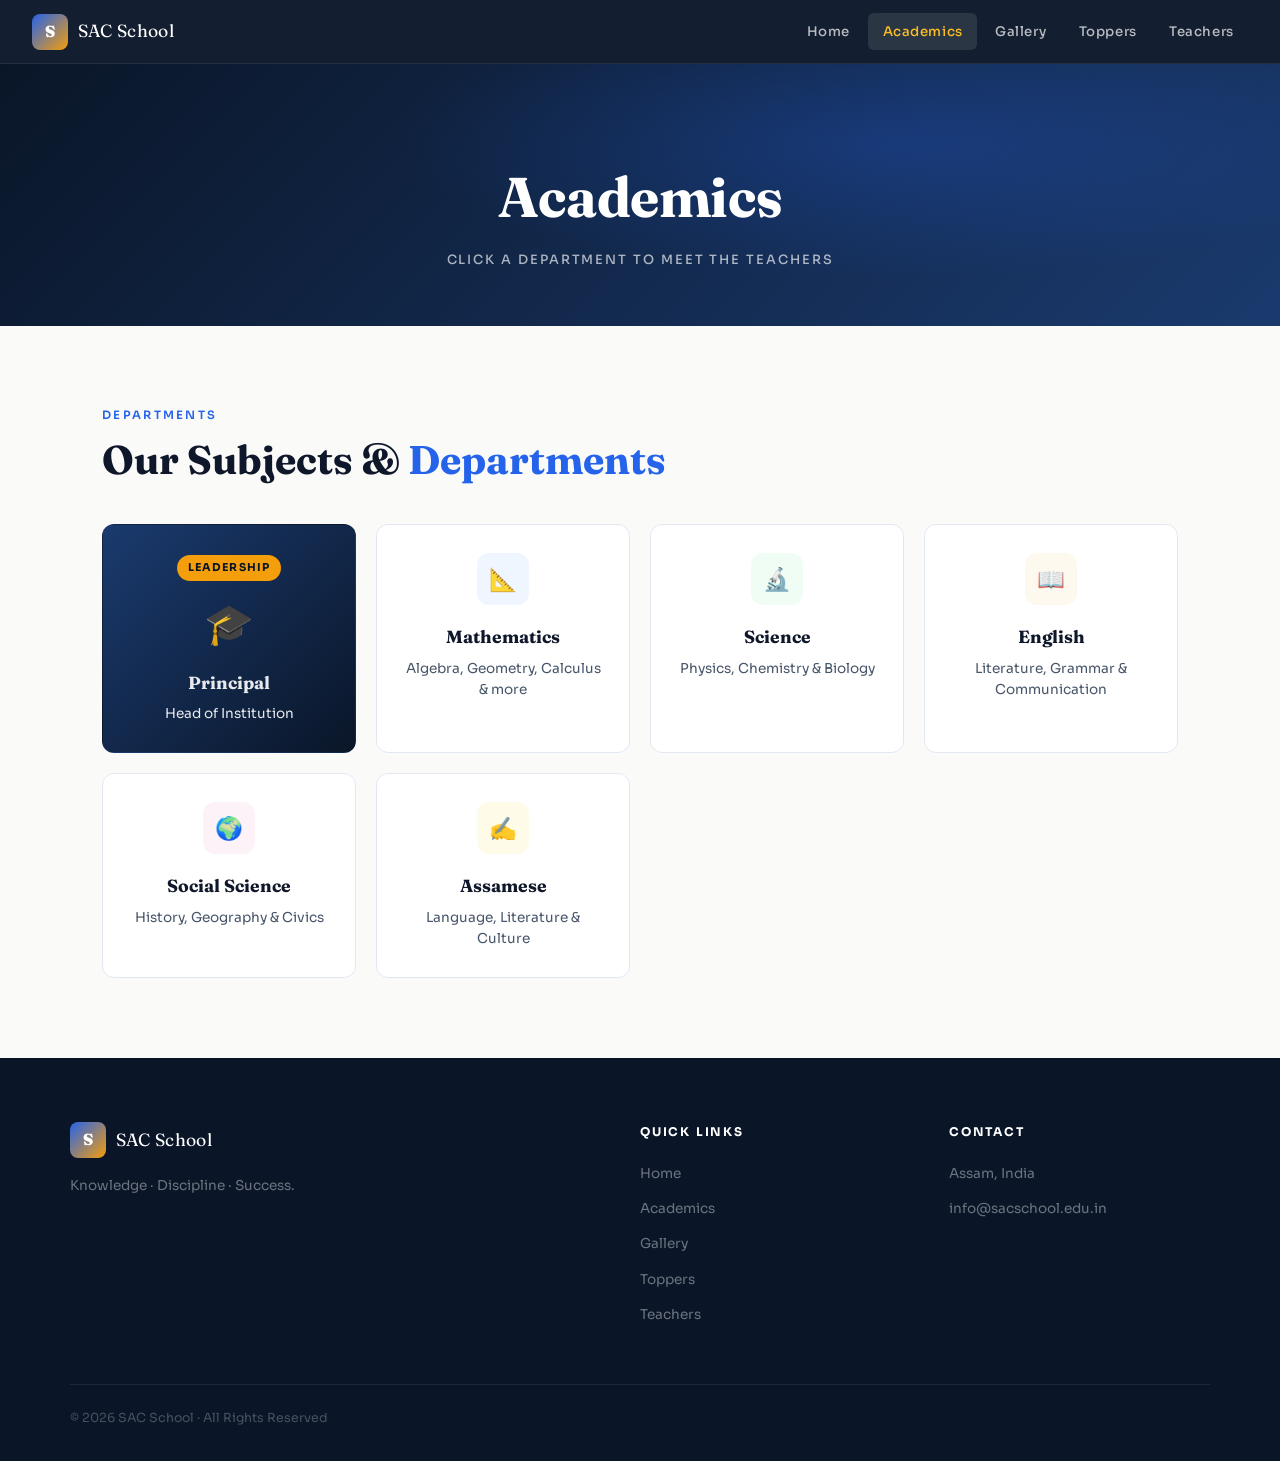
<file: academics.html>
<!DOCTYPE html>
<html lang="en">
<head>
  <meta charset="UTF-8">
  <meta name="viewport" content="width=device-width, initial-scale=1.0">
  <title>Academics — SAC School</title>
  <link rel="stylesheet" href="style.css">
</head>
<body>

<!-- NAVBAR -->
<nav class="navbar" id="navbar">
  <a href="index.html" class="logo">
    <div class="logo-mark">S</div>
    <span>SAC School</span>
  </a>
  <div class="nav-links" id="navLinks">
    <a href="index.html">Home</a>
    <a href="academics.html" class="active">Academics</a>
    <a href="gallery.html">Gallery</a>
    <a href="toppers.html">Toppers</a>
    <a href="teachers.html">Teachers</a>
  </div>
  <button class="menu-btn" id="menuBtn" aria-label="Toggle menu">
    <span></span><span></span><span></span>
  </button>
</nav>

<!-- PAGE HEADER -->
<div class="page-header" style="margin-top:64px;">
  <h1>Academics</h1>
  <p>Click a department to meet the teachers</p>
</div>

<!-- DEPARTMENTS -->
<section>
  <span class="section-label">Departments</span>
  <h2 class="section-title">Our Subjects &amp; <em>Departments</em></h2>

  <div class="cards-grid">

    <div class="card principal-card" onclick="showTeacher('principal')">
      <div class="badge">Leadership</div>
      <div style="font-size:2.5rem;margin-bottom:.75rem;">🎓</div>
      <h3>Principal</h3>
      <p>Head of Institution</p>
    </div>

    <div class="card" onclick="showTeacher('math')">
      <div class="card-icon" style="background:#eff6ff;">📐</div>
      <h3>Mathematics</h3>
      <p>Algebra, Geometry, Calculus &amp; more</p>
    </div>

    <div class="card" onclick="showTeacher('science')">
      <div class="card-icon" style="background:#f0fdf4;">🔬</div>
      <h3>Science</h3>
      <p>Physics, Chemistry &amp; Biology</p>
    </div>

    <div class="card" onclick="showTeacher('english')">
      <div class="card-icon" style="background:#fef9ee;">📖</div>
      <h3>English</h3>
      <p>Literature, Grammar &amp; Communication</p>
    </div>

    <div class="card" onclick="showTeacher('social')">
      <div class="card-icon" style="background:#fdf2f8;">🌍</div>
      <h3>Social Science</h3>
      <p>History, Geography &amp; Civics</p>
    </div>

    <div class="card" onclick="showTeacher('assamese')">
      <div class="card-icon" style="background:#fefce8;">✍️</div>
      <h3>Assamese</h3>
      <p>Language, Literature &amp; Culture</p>
    </div>

  </div>
</section>

<!-- TEACHER POPUP -->
<div id="teacherPopup" onclick="outsideClick(event)">
  <div class="popup-box">
    <button class="close-btn" onclick="closeTeacher()">✕</button>
    <h3 id="teacherSubject"></h3>
    <div id="teachersList"></div>
  </div>
</div>

<!-- FOOTER -->
<footer>
  <div class="footer-grid">
    <div class="footer-brand">
      <a href="index.html" class="logo"><div class="logo-mark">S</div><span>SAC School</span></a>
      <p style="margin-top:.75rem;">Knowledge · Discipline · Success.</p>
    </div>
    <div class="footer-col">
      <h4>Quick Links</h4>
      <ul>
        <li><a href="index.html">Home</a></li>
        <li><a href="academics.html">Academics</a></li>
        <li><a href="gallery.html">Gallery</a></li>
        <li><a href="toppers.html">Toppers</a></li>
        <li><a href="teachers.html">Teachers</a></li>
      </ul>
    </div>
    <div class="footer-col">
      <h4>Contact</h4>
      <ul>
        <li><a href="#">Assam, India</a></li>
        <li><a href="#">info@sacschool.edu.in</a></li>
      </ul>
    </div>
  </div>
  <div class="footer-bottom">
    <span>© 2026 SAC School · All Rights Reserved</span>
  </div>
</footer>

<script>
  // Navbar
  window.addEventListener('scroll', () => {
    document.getElementById('navbar').classList.toggle('scrolled', window.scrollY > 20);
  });
  const menuBtn = document.getElementById('menuBtn');
  const navLinks = document.getElementById('navLinks');
  menuBtn.addEventListener('click', () => {
    navLinks.classList.toggle('open');
    const spans = menuBtn.querySelectorAll('span');
    const isOpen = navLinks.classList.contains('open');
    spans[0].style.transform = isOpen ? 'rotate(45deg) translate(5px,5px)' : '';
    spans[1].style.opacity = isOpen ? '0' : '1';
    spans[2].style.transform = isOpen ? 'rotate(-45deg) translate(5px,-5px)' : '';
  });

  // Teacher data
  const teacherData = {
    principal: {
      title: '🎓 Principal',
      teachers: [{ name: 'Principal', subject: 'Head of Institution', img: 'images/principal.jpg' }]
    },
    math: {
      title: '📐 Mathematics Department',
      teachers: [{ name: 'M Hussain,', subject: 'Mathematics · BSc, BEd · 10 yrs exp.', img: 'images/m hussain.jpg' }]
    },
    science: {
      title: '🔬 Science Department',
      teachers: [{ name: 'S Islam', subject: 'Science', img: 'images/s islam.jpg' }]
    },
    english: {
      title: '📖 English Department',
      teachers: [{ name: 'R Ali', subject: 'English', img: 'images/english1.jpg' }]
    },
    social: {
      title: '🌍 Social Science Department',
      teachers: [{ name: 'J Ali', subject: 'Social Science', img: 'images/s science.jpg' }]
    },
    assamese: {
      title: '✍️ Assamese Department',
      teachers: [{ name: 'R Khatun', subject: 'Assamese', img: 'images/assamese.jpg' }]
    }
  };

  function showTeacher(key) {
    const dept = teacherData[key];
    document.getElementById('teacherSubject').textContent = dept.title;
    document.getElementById('teachersList').innerHTML = dept.teachers.map(t => `
      <div class="teacher-card">
        <img src="${t.img}" alt="${t.name}" onerror="this.style.background='linear-gradient(135deg,#1a3a6e,#2563eb)';this.src=''">
        <div class="teacher-card-info">
          <h4>${t.name}</h4>
          <p>${t.subject}</p>
        </div>
      </div>
    `).join('');
    document.getElementById('teacherPopup').classList.add('open');
  }

  function closeTeacher() {
    document.getElementById('teacherPopup').classList.remove('open');
  }

  function outsideClick(e) {
    if (e.target === document.getElementById('teacherPopup')) closeTeacher();
  }

  document.addEventListener('keydown', e => { if (e.key === 'Escape') closeTeacher(); });
</script>
</body>
</html>
</file>
<file: style.css>
/* ═══════════════════════════════════════════════
   SAC SCHOOL — Shared Design System
   ═══════════════════════════════════════════════ */

@import url('https://fonts.googleapis.com/css2?family=Sora:wght@300;400;500;600;700&family=Fraunces:ital,wght@0,700;0,900;1,700&display=swap');

*, *::before, *::after { margin: 0; padding: 0; box-sizing: border-box; }

:root {
  --navy:    #0a1628;
  --blue:    #1a3a6e;
  --sky:     #2563eb;
  --amber:   #f59e0b;
  --gold:    #fbbf24;
  --cream:   #fafaf8;
  --white:   #ffffff;
  --mist:    #f0f4ff;
  --ink:     #0f172a;
  --slate:   #475569;
  --border:  #e2e8f0;
  --radius:  12px;
  --shadow:  0 4px 24px rgba(10,22,40,.09);
  --shadow-lg: 0 12px 48px rgba(10,22,40,.14);
}

html { scroll-behavior: smooth; }

body {
  font-family: 'Sora', sans-serif;
  background: var(--cream);
  color: var(--ink);
  line-height: 1.6;
  -webkit-font-smoothing: antialiased;
}

/* ── PAGE FADE-IN ── */
body { animation: bodyIn .5s ease both; }
@keyframes bodyIn { from { opacity: 0; } to { opacity: 1; } }

/* ══════════════════════
   HEADER / PAGE BANNER
   ══════════════════════ */
.page-header {
  background: linear-gradient(135deg, var(--navy) 0%, var(--blue) 100%);
  padding: 5.5rem 2rem 3.5rem;
  text-align: center;
  position: relative;
  overflow: hidden;
}
.page-header::before {
  content: '';
  position: absolute; inset: 0;
  background: radial-gradient(ellipse 60% 80% at 70% 30%, rgba(37,99,235,.25) 0%, transparent 65%);
}
.page-header h1 {
  font-family: 'Fraunces', serif;
  font-size: clamp(2.2rem, 5vw, 3.5rem);
  color: var(--white);
  position: relative; z-index: 1;
  letter-spacing: -.01em;
}
.page-header p {
  color: rgba(255,255,255,.65);
  font-size: 1rem; margin-top: .5rem;
  letter-spacing: .15em; text-transform: uppercase;
  font-size: .8rem; font-weight: 500;
  position: relative; z-index: 1;
}

/* ══════════════════════
   NAVBAR
   ══════════════════════ */
.navbar {
  position: fixed; top: 0; left: 0; right: 0; z-index: 1000;
  display: flex; align-items: center;
  padding: 0 2rem;
  height: 64px;
  background: rgba(10,22,40,.96);
  backdrop-filter: blur(12px);
  border-bottom: 1px solid rgba(255,255,255,.07);
  transition: box-shadow .3s;
}
.navbar.scrolled { box-shadow: 0 4px 30px rgba(0,0,0,.3); }

.logo {
  display: flex; align-items: center; gap: .6rem;
  text-decoration: none;
}
.logo-mark {
  width: 36px; height: 36px; border-radius: 8px;
  background: linear-gradient(135deg, var(--sky), var(--amber));
  display: flex; align-items: center; justify-content: center;
  font-family: 'Fraunces', serif; font-size: 1rem;
  color: white; font-weight: 900; flex-shrink: 0;
}
.logo span {
  font-family: 'Fraunces', serif;
  color: var(--white); font-size: 1.1rem;
  letter-spacing: .02em;
}

.nav-links {
  display: flex; align-items: center;
  margin-left: auto; gap: .25rem;
}
.nav-links a {
  color: rgba(255,255,255,.7);
  text-decoration: none;
  font-size: .83rem; font-weight: 500;
  letter-spacing: .04em;
  padding: .5rem .9rem;
  border-radius: 6px;
  transition: color .2s, background .2s;
}
.nav-links a:hover, .nav-links a.active {
  color: var(--white);
  background: rgba(255,255,255,.1);
}
.nav-links a.active { color: var(--gold); }

/* Mobile hamburger */
.menu-btn {
  display: none;
  margin-left: auto;
  background: none; border: none;
  cursor: pointer; padding: .4rem;
  flex-direction: column; gap: 5px;
}
.menu-btn span {
  display: block; width: 24px; height: 2px;
  background: white; border-radius: 2px;
  transition: transform .3s, opacity .2s;
}

/* ══════════════════════
   SECTIONS
   ══════════════════════ */
section {
  padding: 5rem 2rem;
  max-width: 1140px;
  margin: 0 auto;
}

.section-label {
  font-size: .72rem; letter-spacing: .2em; text-transform: uppercase;
  color: var(--sky); font-weight: 600;
  display: block; margin-bottom: .75rem;
}
.section-title {
  font-family: 'Fraunces', serif;
  font-size: clamp(1.8rem, 3.5vw, 2.5rem);
  color: var(--ink); line-height: 1.2;
  margin-bottom: 1rem;
}
.section-title em { color: var(--sky); font-style: normal; }

/* ══════════════════════
   CARDS GRID
   ══════════════════════ */
.cards-grid {
  display: grid;
  grid-template-columns: repeat(auto-fill, minmax(230px, 1fr));
  gap: 1.25rem;
  margin-top: 2.5rem;
}

.card {
  background: var(--white);
  border: 1px solid var(--border);
  border-radius: var(--radius);
  padding: 1.75rem 1.5rem;
  text-align: center;
  transition: transform .22s, box-shadow .22s, border-color .22s;
  cursor: pointer;
  text-decoration: none;
  color: inherit;
  display: block;
}
.card:hover {
  transform: translateY(-5px);
  box-shadow: var(--shadow-lg);
  border-color: var(--sky);
}

.card-icon {
  width: 52px; height: 52px; border-radius: 12px;
  display: flex; align-items: center; justify-content: center;
  font-size: 1.4rem; margin: 0 auto 1.1rem;
  background: var(--mist);
}

.card h3 {
  font-family: 'Fraunces', serif;
  font-size: 1.1rem; color: var(--ink);
  margin-bottom: .4rem;
}
.card p { font-size: .85rem; color: var(--slate); line-height: 1.55; }

/* Principal card accent */
.card.principal-card {
  background: linear-gradient(135deg, #1a3a6e, #0a1628);
  border-color: transparent; color: white;
}
.card.principal-card h3, .card.principal-card p { color: rgba(255,255,255,.9); }
.card.principal-card .badge {
  display: inline-block;
  background: var(--amber); color: var(--navy);
  font-size: .68rem; font-weight: 700; letter-spacing: .1em; text-transform: uppercase;
  padding: .25rem .7rem; border-radius: 20px; margin-bottom: .75rem;
}

/* ══════════════════════
   PERSON CARD (Teachers / Toppers)
   ══════════════════════ */
.person-card {
  background: var(--white);
  border: 1px solid var(--border);
  border-radius: var(--radius);
  padding: 2rem 1.5rem;
  text-align: center;
  transition: transform .22s, box-shadow .22s;
}
.person-card:hover { transform: translateY(-5px); box-shadow: var(--shadow-lg); }

.avatar {
  width: 90px; height: 90px;
  border-radius: 50%;
  object-fit: cover;
  border: 3px solid var(--mist);
  margin: 0 auto 1rem;
  display: block;
  background: linear-gradient(135deg, var(--blue), var(--sky));
}
.avatar-placeholder {
  width: 90px; height: 90px; border-radius: 50%;
  background: linear-gradient(135deg, var(--blue), var(--sky));
  margin: 0 auto 1rem;
  display: flex; align-items: center; justify-content: center;
  font-family: 'Fraunces', serif; font-size: 1.8rem;
  color: white; border: 3px solid var(--mist);
}

.person-card h3 { font-family: 'Fraunces', serif; font-size: 1.1rem; margin-bottom: .3rem; }
.person-card .subject-tag {
  display: inline-block;
  background: var(--mist); color: var(--sky);
  font-size: .72rem; font-weight: 600; letter-spacing: .08em; text-transform: uppercase;
  padding: .25rem .75rem; border-radius: 20px; margin-bottom: .6rem;
}
.person-card p { font-size: .84rem; color: var(--slate); }

/* Topper rank badge */
.rank-badge {
  width: 36px; height: 36px; border-radius: 50%;
  display: flex; align-items: center; justify-content: center;
  font-weight: 700; font-size: .85rem;
  margin: 0 auto .75rem;
}
.rank-1 { background: #fef3c7; color: #b45309; border: 2px solid #f59e0b; }
.rank-2 { background: #f1f5f9; color: #475569; border: 2px solid #94a3b8; }
.rank-3 { background: #fef2f2; color: #b91c1c; border: 2px solid #fca5a5; }

.score-bar-wrap { margin-top: 1rem; }
.score-label {
  font-size: .75rem; font-weight: 600; color: var(--slate);
  display: flex; justify-content: space-between; margin-bottom: .35rem;
}
.score-bar {
  height: 6px; background: var(--mist); border-radius: 3px; overflow: hidden;
}
.score-fill {
  height: 100%; background: linear-gradient(90deg, var(--sky), var(--amber));
  border-radius: 3px;
  transition: width 1s cubic-bezier(.4,0,.2,1);
}

/* ══════════════════════
   GALLERY
   ══════════════════════ */
.gallery-grid {
  display: grid;
  grid-template-columns: repeat(auto-fill, minmax(240px, 1fr));
  gap: 1rem;
  margin-top: 2.5rem;
}
.gallery-item {
  border-radius: var(--radius);
  overflow: hidden;
  position: relative;
  aspect-ratio: 4/3;
  background: linear-gradient(135deg, var(--blue), var(--navy));
  cursor: pointer;
}
.gallery-item img {
  width: 100%; height: 100%;
  object-fit: cover;
  transition: transform .4s ease;
  display: block;
}
.gallery-item:hover img { transform: scale(1.06); }
.gallery-overlay {
  position: absolute; inset: 0;
  background: linear-gradient(to top, rgba(10,22,40,.6) 0%, transparent 50%);
  opacity: 0; transition: opacity .3s;
  display: flex; align-items: flex-end; padding: 1rem;
}
.gallery-item:hover .gallery-overlay { opacity: 1; }
.gallery-placeholder {
  width: 100%; height: 100%;
  display: flex; align-items: center; justify-content: center;
  font-size: 3rem; opacity: .25;
}

/* ══════════════════════
   HERO SLIDER
   ══════════════════════ */
.hero-slider {
  position: relative;
  height: 88vh; min-height: 520px;
  overflow: hidden;
  background: var(--navy);
  margin-top: 64px;
}
.slide {
  position: absolute; inset: 0;
  opacity: 0; transition: opacity .8s ease;
  display: flex; align-items: center; justify-content: center;
}
.slide.active { opacity: 1; }
.slide-bg {
  position: absolute; inset: 0;
  background: linear-gradient(135deg, var(--navy), var(--blue));
}
.slide-bg::after {
  content: '';
  position: absolute; inset: 0;
  background: radial-gradient(ellipse 60% 70% at 80% 50%, rgba(37,99,235,.3), transparent);
}
/* Unique bg per slide */
.slide:nth-child(1) .slide-bg { background: linear-gradient(135deg, #0a1628, #1a3a6e); }
.slide:nth-child(2) .slide-bg { background: linear-gradient(135deg, #0f2744, #1e4080); }
.slide:nth-child(3) .slide-bg { background: linear-gradient(135deg, #0a1e3a, #163366); }

.slide img {
  position: absolute; inset: 0; width: 100%; height: 100%;
  object-fit: cover; opacity: .25;
}
.slide-content {
  position: relative; z-index: 1;
  text-align: center; padding: 2rem;
  max-width: 780px;
  animation: slideIn .7s ease both;
}
@keyframes slideIn {
  from { opacity: 0; transform: translateY(30px); }
  to   { opacity: 1; transform: translateY(0); }
}
.slide-badge {
  display: inline-block;
  border: 1px solid rgba(251,191,36,.5); color: var(--gold);
  font-size: .72rem; letter-spacing: .2em; text-transform: uppercase;
  padding: .35rem 1rem; border-radius: 20px; margin-bottom: 1.5rem;
}
.slide-content h2 {
  font-family: 'Fraunces', serif;
  font-size: clamp(2.5rem, 6vw, 4.5rem);
  color: var(--white); line-height: 1.1;
  margin-bottom: 1rem;
}
.slide-content p {
  color: rgba(255,255,255,.7);
  font-size: 1.1rem; margin-bottom: 2rem;
}
.slide-btn {
  background: var(--amber); color: var(--navy);
  padding: .8rem 2rem; border-radius: 6px;
  font-size: .9rem; font-weight: 700; letter-spacing: .05em;
  text-decoration: none; display: inline-block;
  transition: background .2s, transform .15s;
}
.slide-btn:hover { background: var(--gold); transform: translateY(-2px); }

.slider-dots {
  position: absolute; bottom: 2rem; left: 50%; transform: translateX(-50%);
  display: flex; gap: .5rem; z-index: 10;
}
.dot {
  width: 8px; height: 8px; border-radius: 50%;
  background: rgba(255,255,255,.4); cursor: pointer;
  transition: background .3s, transform .3s;
  border: none;
}
.dot.active { background: var(--amber); transform: scale(1.3); }

/* Slider arrows */
.slider-arrow {
  position: absolute; top: 50%; transform: translateY(-50%);
  z-index: 10; background: rgba(255,255,255,.1);
  border: 1px solid rgba(255,255,255,.2);
  color: white; width: 44px; height: 44px;
  border-radius: 50%; display: flex; align-items: center; justify-content: center;
  cursor: pointer; font-size: 1.1rem;
  transition: background .2s;
  user-select: none;
}
.slider-arrow:hover { background: rgba(255,255,255,.22); }
.slider-arrow.prev { left: 1.5rem; }
.slider-arrow.next { right: 1.5rem; }

/* ══════════════════════
   STATS STRIP
   ══════════════════════ */
.stats-strip {
  background: var(--navy);
  display: grid; grid-template-columns: repeat(4,1fr);
  border-top: 1px solid rgba(255,255,255,.06);
}
.stat {
  padding: 2rem 1rem; text-align: center;
  border-right: 1px solid rgba(255,255,255,.06);
}
.stat:last-child { border-right: none; }
.stat-num {
  font-family: 'Fraunces', serif;
  font-size: 2.2rem; line-height: 1; color: var(--gold);
}
.stat-label {
  font-size: .72rem; letter-spacing: .12em; text-transform: uppercase;
  color: rgba(255,255,255,.45); margin-top: .3rem;
}

/* ══════════════════════
   ABOUT SECTION (index)
   ══════════════════════ */
.about-grid {
  display: grid; grid-template-columns: 1fr 1fr; gap: 4rem;
  align-items: center; padding: 5rem 2rem;
  max-width: 1140px; margin: 0 auto;
}
.about-visual {
  background: linear-gradient(135deg, var(--blue) 0%, var(--navy) 100%);
  border-radius: 16px; aspect-ratio: 4/3;
  display: flex; align-items: center; justify-content: center;
  position: relative; overflow: hidden;
}
.about-visual::before {
  content: '🏫'; font-size: 5rem; opacity: .15;
}
.about-deco {
  position: absolute; bottom: -1.5rem; right: -1.5rem;
  width: 48%; aspect-ratio: 1; border-radius: 12px;
  background: var(--amber); opacity: .12;
}
.about-text .section-title { margin-bottom: 1.2rem; }
.about-text p { color: var(--slate); font-size: .96rem; line-height: 1.8; margin-bottom: 1rem; }
.feature-list { list-style: none; margin-top: 1.5rem; }
.feature-list li {
  display: flex; align-items: center; gap: .7rem;
  padding: .6rem 0; border-bottom: 1px solid var(--border);
  font-size: .9rem; color: var(--slate);
}
.feature-list li::before { content: '✦'; color: var(--amber); font-size: .65rem; flex-shrink: 0; }

/* ══════════════════════
   CONTACT FORM
   ══════════════════════ */
.contact-wrap {
  display: grid; grid-template-columns: 1fr 1.4fr; gap: 3rem;
  align-items: start;
}
.contact-info h3 {
  font-family: 'Fraunces', serif; font-size: 1.5rem; margin-bottom: 1rem;
}
.contact-info p { color: var(--slate); font-size: .93rem; line-height: 1.7; }
.info-items { margin-top: 1.5rem; display: flex; flex-direction: column; gap: .9rem; }
.info-item { display: flex; align-items: flex-start; gap: .75rem; font-size: .9rem; }
.info-icon {
  width: 36px; height: 36px; background: var(--mist); border-radius: 8px;
  display: flex; align-items: center; justify-content: center; flex-shrink: 0;
  font-size: 1rem;
}
.info-item div { color: var(--slate); line-height: 1.5; }
.info-item strong { display: block; color: var(--ink); font-size: .82rem; text-transform: uppercase; letter-spacing: .06em; }

.contact-form {
  background: var(--white); border: 1px solid var(--border);
  border-radius: 16px; padding: 2.5rem;
  box-shadow: var(--shadow);
}
.form-row { display: grid; grid-template-columns: 1fr 1fr; gap: 1rem; }
.form-group { margin-bottom: 1.2rem; }
.form-group label {
  display: block; font-size: .78rem; font-weight: 600;
  text-transform: uppercase; letter-spacing: .08em;
  color: var(--slate); margin-bottom: .4rem;
}
.form-group input,
.form-group textarea,
.form-group select {
  width: 100%;
  background: var(--mist); border: 1px solid var(--border);
  border-radius: 8px; padding: .75rem 1rem;
  font-family: 'Sora', sans-serif; font-size: .9rem; color: var(--ink);
  outline: none; transition: border-color .2s, box-shadow .2s;
  resize: vertical;
}
.form-group input:focus,
.form-group textarea:focus {
  border-color: var(--sky);
  box-shadow: 0 0 0 3px rgba(37,99,235,.12);
  background: var(--white);
}
.btn-submit {
  width: 100%; padding: .9rem;
  background: var(--sky); color: white;
  border: none; border-radius: 8px;
  font-family: 'Sora', sans-serif;
  font-size: .9rem; font-weight: 600; letter-spacing: .04em;
  cursor: pointer; transition: background .2s, transform .15s;
}
.btn-submit:hover { background: #1d4ed8; transform: translateY(-1px); }

/* ══════════════════════
   POPUP (academics)
   ══════════════════════ */
#teacherPopup {
  position: fixed; inset: 0; z-index: 2000;
  background: rgba(10,22,40,.65);
  backdrop-filter: blur(4px);
  display: none; justify-content: center; align-items: center;
  padding: 1.5rem;
}
#teacherPopup.open { display: flex; animation: fadeIn .25s ease both; }
@keyframes fadeIn { from { opacity: 0; } to { opacity: 1; } }

.popup-box {
  background: var(--white);
  border-radius: 16px; padding: 2rem;
  max-width: 420px; width: 100%;
  box-shadow: var(--shadow-lg);
  position: relative;
  animation: popUp .3s cubic-bezier(.34,1.56,.64,1) both;
}
@keyframes popUp {
  from { transform: scale(.9) translateY(10px); opacity: 0; }
  to   { transform: scale(1) translateY(0); opacity: 1; }
}
.popup-box h3 {
  font-family: 'Fraunces', serif; font-size: 1.3rem; margin-bottom: 1.25rem;
  padding-bottom: .75rem; border-bottom: 1px solid var(--border);
}
.close-btn {
  position: absolute; top: 1rem; right: 1rem;
  width: 32px; height: 32px; border-radius: 50%;
  background: var(--mist); border: none; cursor: pointer;
  font-size: 1.1rem; color: var(--slate);
  display: flex; align-items: center; justify-content: center;
  transition: background .2s;
}
.close-btn:hover { background: var(--border); }

.teacher-card {
  display: flex; align-items: center; gap: 1rem;
  padding: .75rem 0; border-bottom: 1px solid var(--border);
}
.teacher-card:last-child { border-bottom: none; }
.teacher-card img {
  width: 52px; height: 52px; border-radius: 50%; object-fit: cover;
  border: 2px solid var(--mist);
  background: linear-gradient(135deg, var(--blue), var(--sky));
}
.teacher-card-info h4 { font-size: .95rem; font-weight: 600; }
.teacher-card-info p { font-size: .8rem; color: var(--slate); }

/* ══════════════════════
   FOOTER
   ══════════════════════ */
footer {
  background: var(--navy);
  padding: 4rem 2rem 2rem;
}
.footer-grid {
  max-width: 1140px; margin: 0 auto;
  display: grid; grid-template-columns: 2fr 1fr 1fr;
  gap: 3rem; padding-bottom: 3rem;
  border-bottom: 1px solid rgba(255,255,255,.08);
}
.footer-brand .logo { margin-bottom: 1rem; }
.footer-brand p { color: rgba(255,255,255,.4); font-size: .85rem; line-height: 1.7; }
.footer-col h4 {
  color: var(--white); font-size: .75rem; letter-spacing: .15em;
  text-transform: uppercase; margin-bottom: 1.2rem;
}
.footer-col ul { list-style: none; }
.footer-col li { margin-bottom: .6rem; }
.footer-col a {
  color: rgba(255,255,255,.4); font-size: .85rem;
  text-decoration: none; transition: color .2s;
}
.footer-col a:hover { color: var(--gold); }
.footer-bottom {
  max-width: 1140px; margin: 1.5rem auto 0;
  display: flex; justify-content: space-between; align-items: center;
  color: rgba(255,255,255,.25); font-size: .78rem; flex-wrap: wrap; gap: .5rem;
}

/* ══════════════════════
   TOAST
   ══════════════════════ */
#toast {
  position: fixed; bottom: 2rem; right: 2rem; z-index: 9999;
  background: var(--navy); color: white;
  padding: 1rem 1.5rem; border-radius: 10px;
  box-shadow: var(--shadow-lg);
  font-size: .88rem; display: flex; align-items: center; gap: .6rem;
  transform: translateY(100px); opacity: 0;
  transition: transform .35s cubic-bezier(.34,1.56,.64,1), opacity .3s;
}
#toast.show { transform: translateY(0); opacity: 1; }
#toast::before { content: '✓'; color: #4ade80; font-weight: 700; }

/* ══════════════════════
   RESPONSIVE
   ══════════════════════ */
@media (max-width: 900px) {
  .nav-links { display: none; flex-direction: column; position: absolute; top: 64px; left: 0; right: 0; background: rgba(10,22,40,.98); padding: 1rem; gap: .1rem; border-bottom: 1px solid rgba(255,255,255,.1); }
  .nav-links.open { display: flex; }
  .nav-links a { padding: .75rem 1rem; border-radius: 6px; }
  .menu-btn { display: flex; }
  .about-grid { grid-template-columns: 1fr; gap: 2rem; }
  .contact-wrap { grid-template-columns: 1fr; }
  .stats-strip { grid-template-columns: repeat(2,1fr); }
  .footer-grid { grid-template-columns: 1fr 1fr; }
  .form-row { grid-template-columns: 1fr; }
  .slider-arrow { display: none; }
}
@media (max-width: 600px) {
  .stats-strip { grid-template-columns: 1fr 1fr; }
  .footer-grid { grid-template-columns: 1fr; }
}
</file>
